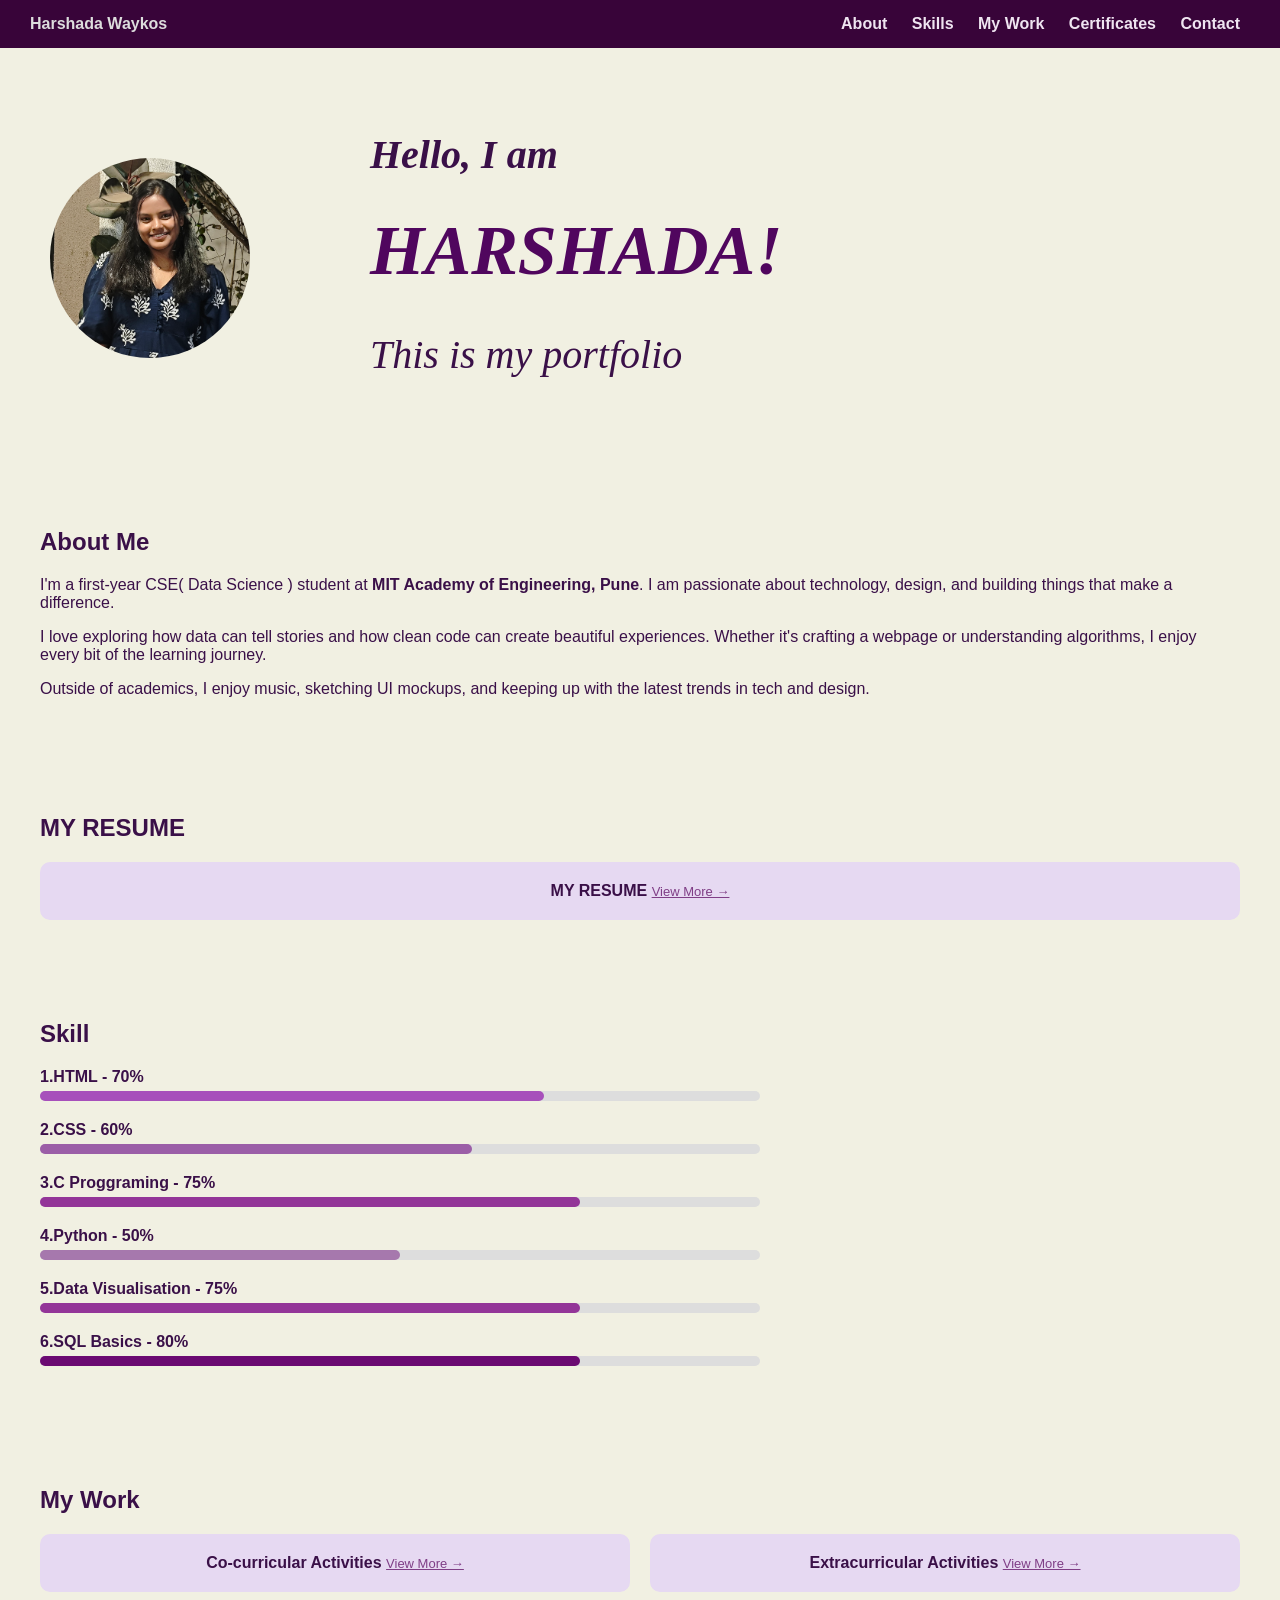
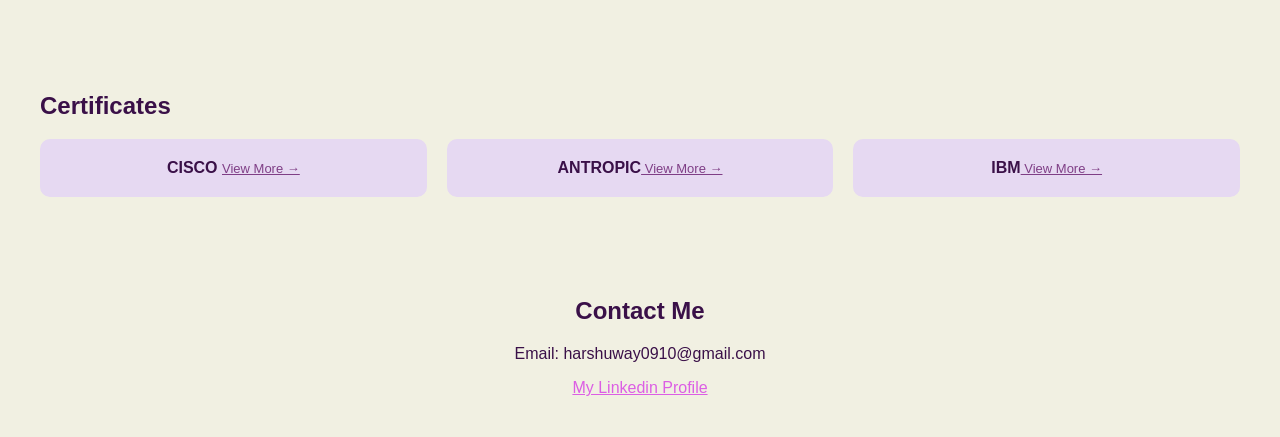
<file: index.html>
<!-- index.html -->
<!DOCTYPE html>
<html lang="en">
<head>
<meta charset="UTF-8">
<meta name="viewport" content="width=device-width, initial-scale=1.0">
<title>Harshada Portfolio</title>
<link rel="stylesheet" href="stylee.css">
</head>
<body>

<nav>
    <div><b>Harshada Waykos</b></div>
    <div>
        <a href="#about">About</a>
        <a href="#skills">Skills</a>
        <a href="#work">My Work</a>
        <a href="#certificates">Certificates</a>
        <a href="#contact">Contact</a>
    </div>
</nav>

<div class="hero">
    <img src="Myphoto.jpg.jpeg" class="profile-pic">
    <div class="hero-text">
        <h2>Hello, I am</h2>
        <h1> Harshada!</h1>
        <p>This is my portfolio</p>
    </div>
</div>

<section id="about">
    <h1>About Me</h1>
    <p> I'm a first-year CSE( Data Science ) student at
            <strong>MIT Academy of Engineering, Pune</strong>. I am passionate
            about technology, design, and building things that make a difference.
          </p>
          <p>
            I love exploring how data can tell stories and how clean code can
            create beautiful experiences. Whether it's crafting a webpage or
            understanding algorithms, I enjoy every bit of the learning journey.
          </p>
          <p>
            Outside of academics, I enjoy music, sketching UI mockups, and
            keeping up with the latest trends in tech and design.
          </p>
</section>
<section id="Resume">
    <h1>MY RESUME</h1>
    <div class="box-container">
        <div class="box" onclick="location.href='co.curr.html'"><strong>MY RESUME</strong> 
            <a href="resume.html" class="view-btn">
                View More →</a>
        </div>        
    </div>
</section>

<section>
    <h1>Skill</h1>
<div class="skill">
    <p>1.HTML - 70%</p>
    <div class="skill-bar">
        <div class="skill-fill html"></div>
    </div>
</div>

<div class="skill">
    <p>2.CSS - 60%</p>
    <div class="skill-bar">
        <div class="skill-fill css"></div>
    </div>
</div>
<div class="skill">
    <p> 3.C Proggraming - 75% </p>
    <div class="skill-bar">
        <div class="skill-fill c"></div>
    </div>
</div>
<div class="skill">
    <p> 4.Python - 50%</p>
    <div class="skill-bar">
        <div class="skill-fill pyth"></div>
    </div>
</div>
<div class="skill">
    <p> 5.Data Visualisation - 75% </p>
    <div class="skill-bar">
        <div class="skill-fill DV"></div>
    </div>
</div>
<div class="skill">
    <p> 6.SQL Basics - 80%</p>
    <div class="skill-bar">
        <div class="skill-fill SQL"></div>
    </div>
</div>
</section>
<section id="work">
    <h1>My Work</h1>
    <div class="box-container">
        <div class="box" onclick="location.href='co.curr.html'"><strong>Co-curricular Activities</strong> 
            <a href="co.curr.html" class="view-btn">
                View More →</a>
        </div>
           <div class="box" onclick="location.href='exe.curr.html'"><strong>Extracurricular Activities</strong>  
        
            <a href="exe.curr.html" class="view-btn">
             View More →</a>
        </div>
    </div>
</section>

<section id="certificates">
    <h1>Certificates</h1>
    <div class="box-container">
        <div class="box" onclick="location.href='cisco.html'"><strong>CISCO</strong>
            <a href="cisco.html" class="view-btn">
              View More →</a>
        </div>
        <div class="box" onclick="location.href='anthropic.html'"><strong>ANTROPIC</strong><a href="antropic.html" class="view-btn">
    View More →</a></div>
        <div class="box" onclick="location.href='ibm.html'"><strong>IBM</strong><a href="ibm.html" class="view-btn">
    View More →</a></div>
    </div>
</section>

<section id="contact" class="contact">
    <h2>Contact Me</h2>
    <p>Email: harshuway0910@gmail.com</p>
     <a href="https://www.linkedin.com/in/harshada-waykos-803439338" target="_blank" class = "linkedin">My Linkedin Profile</a>
</section>

</body>
</html>
</file>
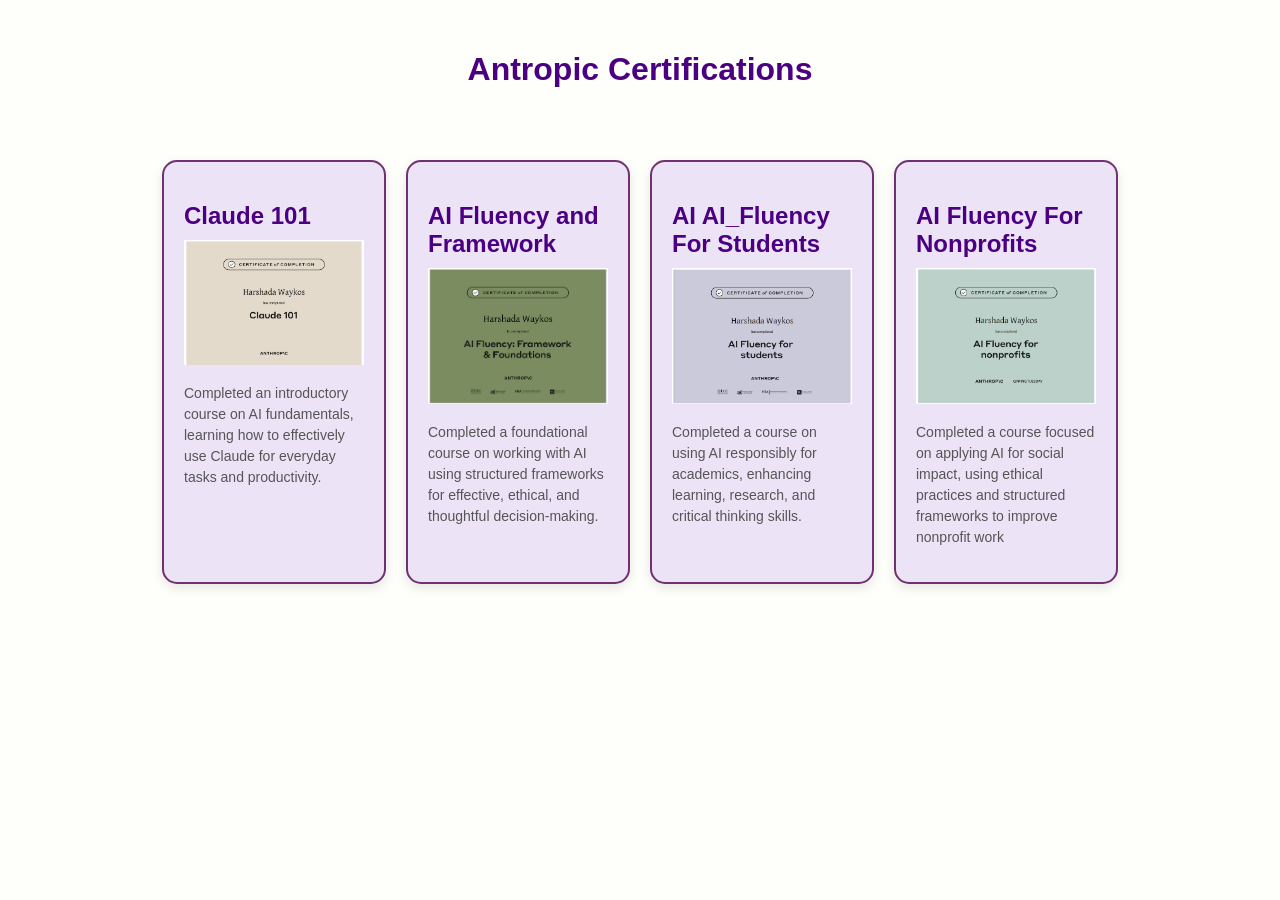
<file: antropic.html>
<!DOCTYPE html>
<html lang="en">
<head>
    <meta charset="UTF-8">
    <meta name="viewport" content="width=device-width, initial-scale=1.0">
    <title>Antropic Cerifications</title>
    <style>
        body {
            margin: 0;
            font-family: 'Poppins', sans-serif;
            background-color: #fefefbf5; /* Lavender */
        }

        .title {
            text-align: center;
            padding: 30px;
            color: #4B0082;
        }

        .container {
            display: flex;
            justify-content: center;
            gap: 20px;
            padding: 20px;
        }

        .card {
            background-color: #ede3f7;
            width: 180px;
            padding: 20px;
            border-radius: 15px;
            border: 2px solid #6f316f;
            box-shadow: 0 4px 12px rgba(0,0,0,0.1);
            transition: 0.3s;
        }

        .card:hover {
            transform: translateY(-5px);
        }

        .card h2 {
            color: #4B0082;
            margin-bottom: 10px;
        }

        .card p {
            color: #555;
            font-size: 14px;
            line-height: 1.5;
        }
    </style>

</head>
<body>
    <h1 class="title">Antropic Certifications</h1>
    <div class="container">

        <div class="card">
          <h2>Claude 101</h2>
          <img src="Claude101.png" width="180" alt="certificate1">
          <p>Completed an introductory course on AI fundamentals, learning how to effectively use Claude for everyday tasks and productivity.</p>
        </div>
        <div class ="card">
        <h2>AI Fluency and Framework</h2>
        <img src="AI_Fluencyand_framework.png"width= "180" alt="certificate2">
        <p>Completed a foundational course on working with AI using structured frameworks for effective, ethical, and thoughtful decision-making.</p>
        </div>
        <div class="card">
          <h2>AI AI_Fluency For Students</h2>
          <img src="AI_fluency_for_students.png" width="180" alt="certificate1">
         <p>Completed a course on using AI responsibly for academics, enhancing learning, research, and critical thinking skills.</p>
        </div>
        <div class="card">
          <h2>AI Fluency For Nonprofits</h2>
          <img src="AI_Fluency_for_nonprofits.png" width="180" alt="certificate1">
          <p>Completed a course focused on applying AI for social impact, using ethical practices and structured frameworks to improve nonprofit work</p>
        </div>
    </div>
</body>
</html>
</file>
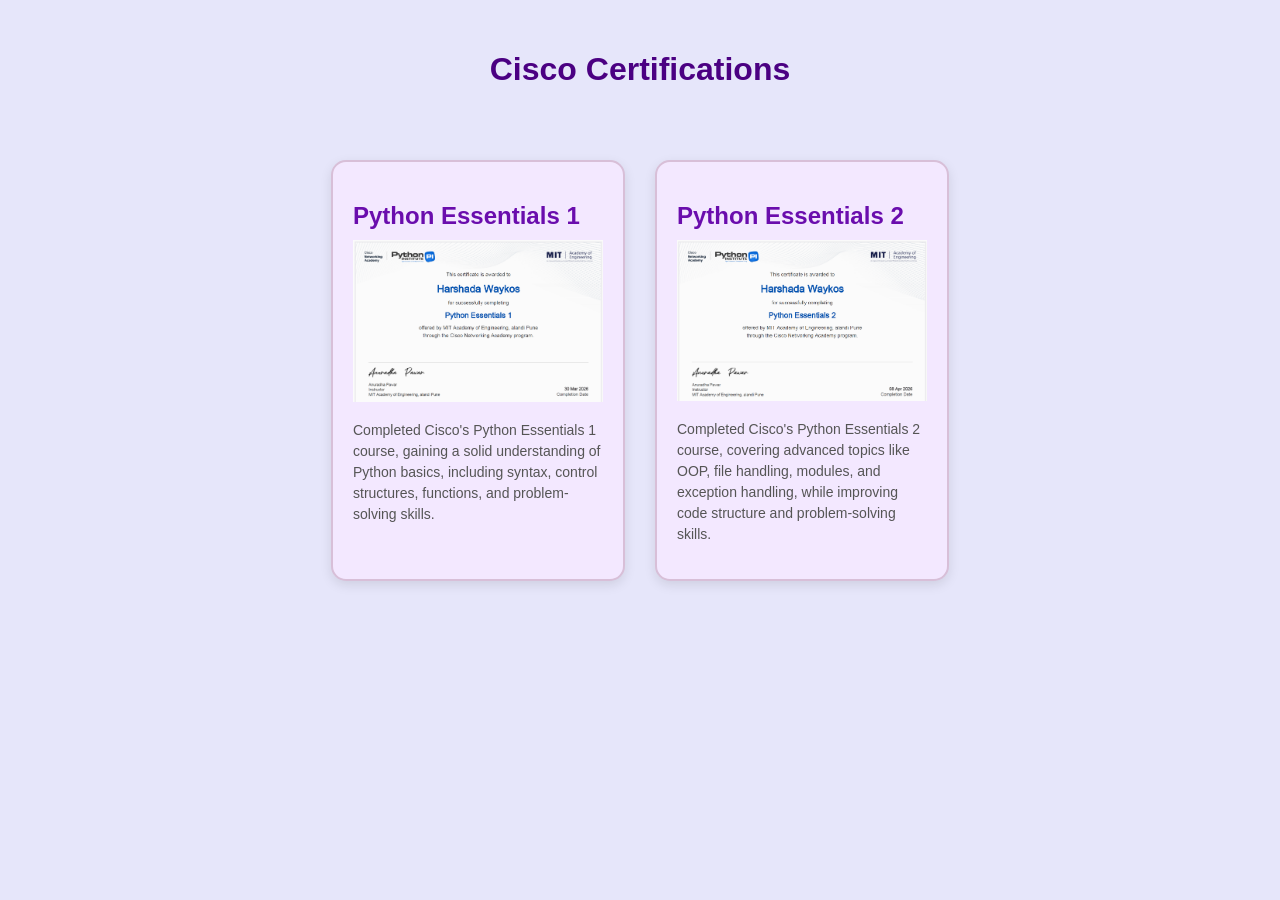
<file: cisco.html>
<!DOCTYPE html>
<html lang="en">
<head>
    <meta charset="UTF-8">
    <meta name="viewport" content="width=device-width, initial-scale=1.0">
    <title>Cisco Cerifications</title>
    <style>
        body {
            margin: 0;
            font-family: 'Poppins', sans-serif;
            background-color: #E6E6FA; /* Lavender */
        }

        .title {
            text-align: center;
            padding: 30px;
            color: #4B0082;
        }

        .container {
            display: flex;
            justify-content: center;
            gap: 30px;
            padding: 20px;
        }

        .card {
            background-color: #F3E8FF;
            width: 250px;
            padding: 20px;
            border-radius: 15px;
            border: 2px solid #D8BFD8;
            box-shadow: 0 4px 12px rgba(0,0,0,0.1);
            transition: 0.3s;
        }

        .card:hover {
            transform: translateY(-5px);
        }

        .card h2 {
            color: #6A0DAD;
            margin-bottom: 10px;
        }

        .card p {
            color: #555;
            font-size: 14px;
            line-height: 1.5;
        }
    </style>

</head>
<body>
    <h1 class="title">Cisco Certifications</h1>
    <div class="container">

        <div class="card">
          <h2>Python Essentials 1</h2>
          <img src="python_1.png" width="250" alt="certificate1">
          <p>Completed Cisco's Python Essentials 1 course, gaining a solid understanding of Python basics, including syntax, control structures, functions, and problem-solving skills.
          </p>
        </div>
        <div class ="card">
        <h2>Python Essentials 2</h2>
        <img src="python_2.png"width= "250" alt="certificate2">
        <p>Completed Cisco's Python Essentials 2 course, covering advanced topics like OOP, file handling, modules, and exception handling, while improving code structure and problem-solving skills.
        </p>
        </div>
    </div>
</body>
</html>
</file>
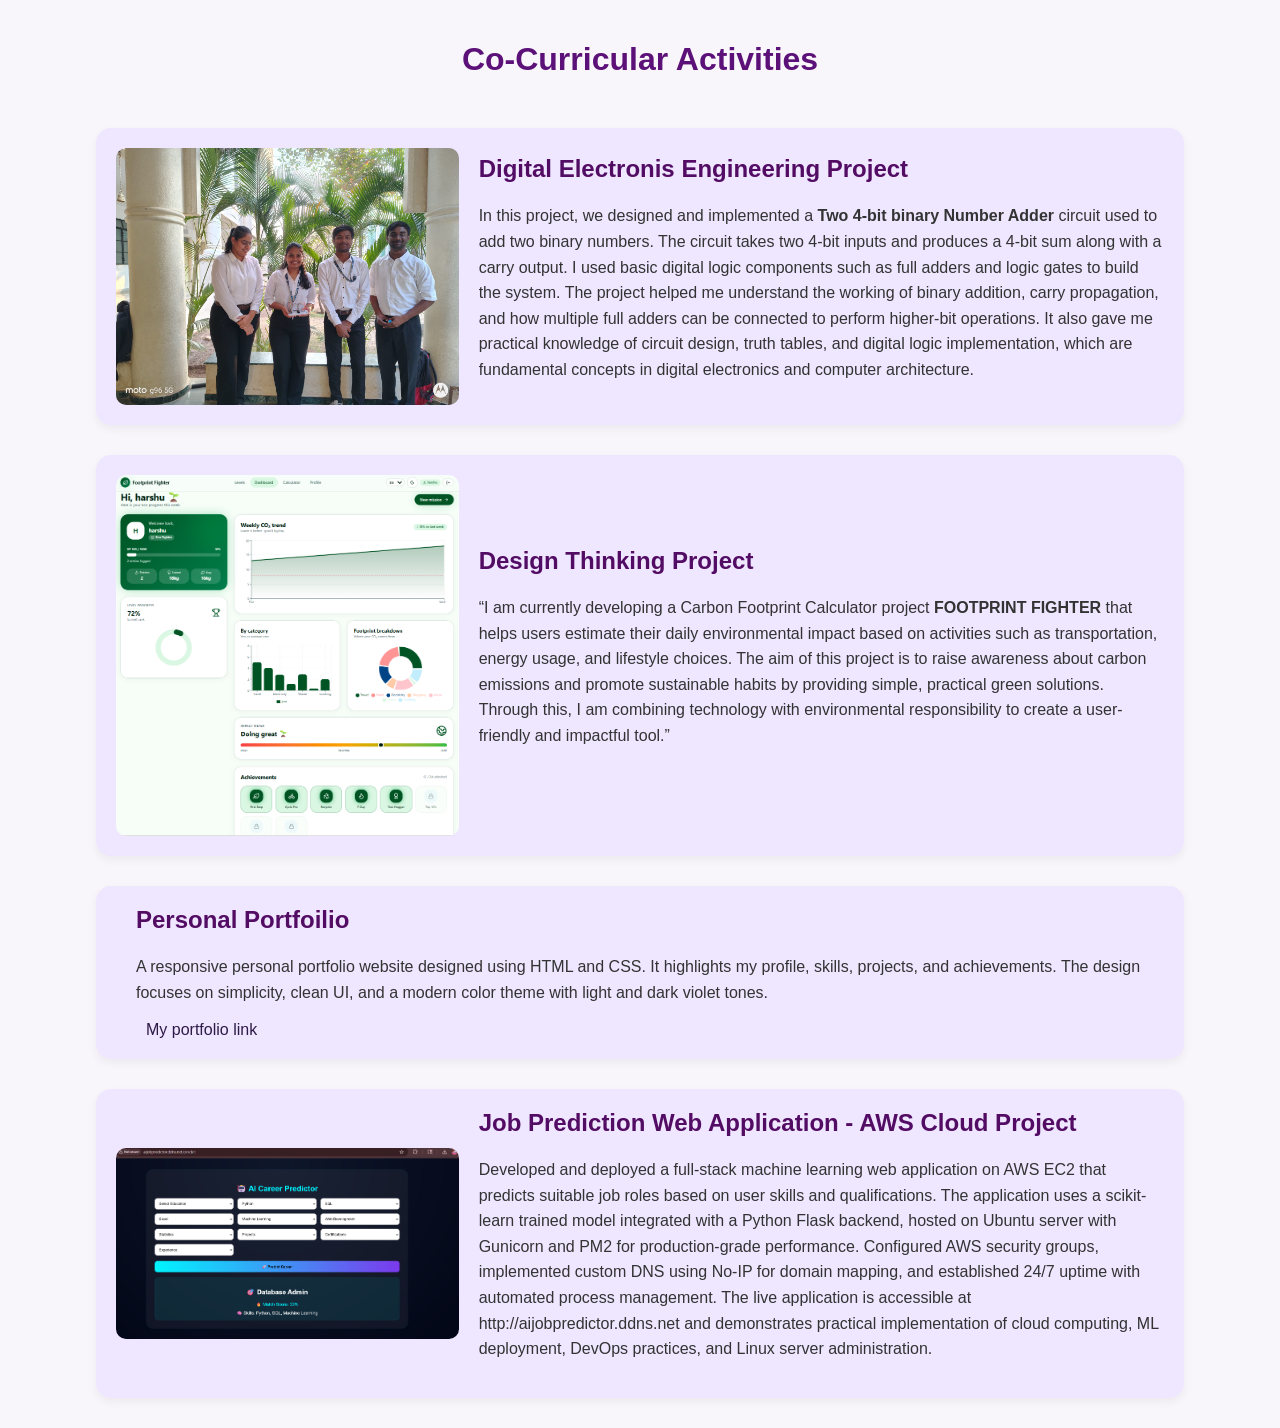
<file: co.curr.html>
<!DOCTYPE html>
<html lang="en">
<head>
    <meta charset="UTF-8">
    <title>Co-Curricular Activities</title>

    <style>
        body {
            margin: 0;
            font-family: Arial, sans-serif;
            background-color: #f9f6fb;
        }

        h1 {
            text-align: center;
            padding: 20px;
            color: #5c1179;
        }

        .container {
            width: 85%;
            margin: auto;
        }

        .activity {
            display: flex;
            align-items: center;
            background-color: #efe6ff;
            margin: 30px 0;
            padding: 20px;
            border-radius: 15px;
            box-shadow: 0 4px 10px rgba(0,0,0,0.05);
        }

        .images {
            flex: 1;
            display: flex;
            gap: 10px;
        }

        .images img {
            width: 100%;
            max-width: 400px;
            object-fit: cover;
            border-radius: 10px;
        }

        .content {
            flex: 2;
            padding-left: 20px;
        }

        .content h2 {
            margin-top: 0;
            color: #530c64;
        }

        .content p {
            color: #333;
            line-height: 1.6;
        }

        /* Responsive for mobile */
        @media (max-width: 768px) {
            .activity {
                flex-direction: column;
            }

            .content {
                padding-left: 0;
                margin-top: 15px;
            }

            .images {
                justify-content: left;
            }
        }
        a {
          color: #2e1a47;
         text-decoration: none;
          padding: 5px 10px;
        }

        a:hover {
           background-color: #d6c4ff; /* light violet highlight */
           border-radius: 5px;
        }
    </style>

</head>
<body>

    <h1>Co-Curricular Activities</h1>

    <div class="container">

        <!-- Activity 1 -->
        <div class="activity">
            <div class="images">
                <img src="DEE_photo.jpeg" width="500" alt="Activity 1">
                
            </div>

            <div class="content">
                <h2>Digital Electronis Engineering Project</h2>
                <p>
                    In this project, we designed and implemented a <strong>Two 4-bit binary Number Adder</strong> circuit used to add two binary numbers. The circuit takes two 4-bit inputs and produces a 4-bit sum along with a carry output. I used basic digital logic components such as full adders and logic gates to build the system.

                    The project helped me understand the working of binary addition, carry propagation, and how multiple full adders can be connected to perform higher-bit operations. It also gave me practical knowledge of circuit design, truth tables, and digital logic implementation, which are fundamental concepts in digital electronics and computer architecture. 
                </p>
            </div>
        </div>

        <!-- Activity 2 -->
        <div class="activity">
            <div class="images">
                <img src="fp2.png" width="500" alt="Activity 2">
                
            </div>

            <div class="content">
                <h2>Design Thinking Project</h2>
                <p>
                  “I am currently developing a Carbon Footprint Calculator project <strong>FOOTPRINT FIGHTER</strong> that helps users estimate their daily environmental impact based on activities such as transportation, energy usage, and lifestyle choices. The aim of this project is to raise awareness about carbon emissions and promote sustainable habits by providing simple, practical green solutions. Through this, I am combining technology with environmental responsibility to create a user-friendly and impactful tool.”
                </p>
            </div>
        </div>
         <div class="activity">

            <div class="content">
                <h2>Personal Portfoilio</h2>
                <p>
                 A responsive personal portfolio website designed using HTML and CSS. 
                 It highlights my profile, skills, projects, and achievements. 
                 The design focuses on simplicity, clean UI, and a modern color theme 
                 with light and dark violet tones.
                </p>
                <a href="https://harshuway0910.github.io/ " class="portlink" target="_blank"> My portfolio link </a>
            </div>
        </div>  
            <div class="activity">
            <div class="images">
                <img src="CTproject.png" width="500" alt="Activity 4">
                
            </div>

            <div class="content">
                <h2>Job Prediction Web Application - AWS Cloud Project</h2>
                <p>Developed and deployed a full-stack machine learning web application on AWS EC2 that predicts suitable job roles based on user skills and qualifications. The application uses a scikit-learn trained model integrated with a Python Flask backend, hosted on Ubuntu server with Gunicorn and PM2 for production-grade performance. Configured AWS security groups, implemented custom DNS using No-IP for domain mapping, and established 24/7 uptime with automated process management. The live application is accessible at http://aijobpredictor.ddns.net and demonstrates practical implementation of cloud computing, ML deployment, DevOps practices, and Linux server administration.
                  
            </div>
       


        </div>

</body>
</html>
</file>
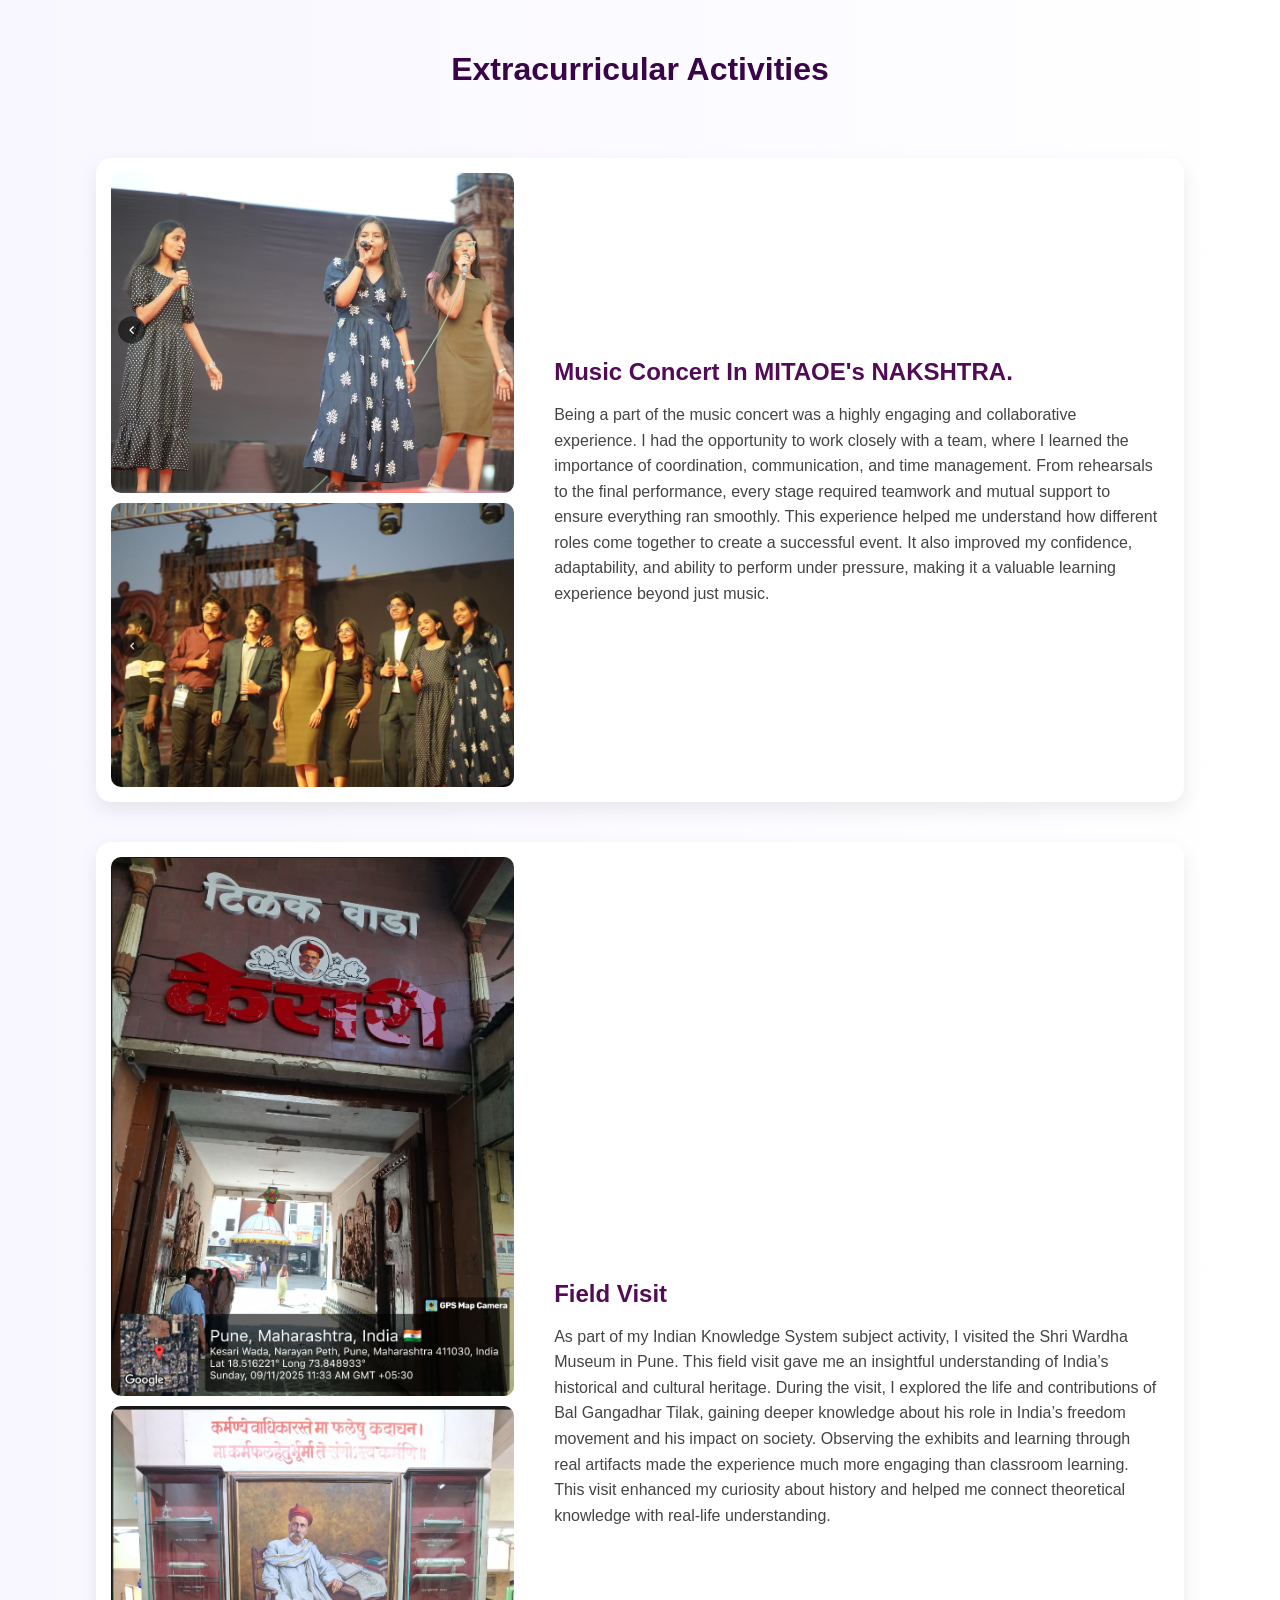
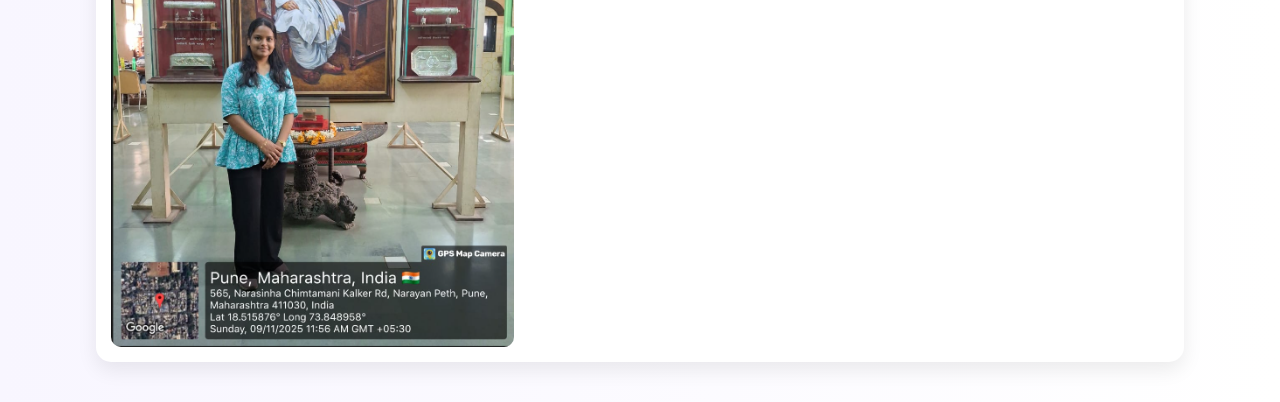
<file: exe.curr.html>
<!DOCTYPE html>
<html lang="en">
<head>
  <meta charset="UTF-8">
  <meta name="viewport" content="width=device-width, initial-scale=1.0">
  <title>Extracurricular Activities</title>
  <style>
    body {
      font-family: 'Segoe UI', Tahoma, Geneva, Verdana, sans-serif;
      background: linear-gradient(to right, #f8f6ff, #ffffff);
      margin: 0;
      padding: 0;
    }

    h1 {
      text-align: center;
      padding: 30px;
      color: #390548;
    }

    .container {
      width: 85%;
      margin: auto;
    }

    .activity {
      display: flex;
      align-items: center;
      margin: 40px 0;
      background: #ffffff;
      border-radius: 15px;
      box-shadow: 0 8px 20px rgba(0,0,0,0.08);
      overflow: hidden;
      transition: transform 0.3s ease;
    }

    .activity:hover {
      transform: translateY(-5px);
    }

    .images {
      width: 40%;
      display: flex;
      flex-direction: column;
      gap: 10px;
      padding: 15px;
    }

    .images img {
      width: 100%;
      border-radius: 10px;
      object-fit: cover;
    }

    .content {
      width: 60%;
      padding: 25px;
    }

    .content h2 {
      color: #520c56;
      margin-bottom: 10px;
    }

    .content p {
      color: #444;
      line-height: 1.6;
    }

    /* Responsive */
    @media(max-width: 768px) {
      .activity {
        flex-direction: column;
      }

      .images, .content {
        width: 100%;
      }
    }
  </style>
</head>
<body>

  <h1>Extracurricular Activities</h1>

  <div class="container">

    <!-- Activity 1 -->
    <div class="activity">
      <div class="images">
        <img src="concert1.png" alt="Activity 1 Image">
        <img src="concert2.png" alt="Activity 1 Image">
      </div>
      <div class="content">
        <h2>Music Concert In MITAOE's NAKSHTRA.  </h2>
        <p>Being a part of the music concert was a highly engaging and collaborative experience. I had the opportunity to work closely with a team, where I learned the importance of coordination, communication, and time management. From rehearsals to the final performance, every stage required teamwork and mutual support to ensure everything ran smoothly. This experience helped me understand how different roles come together to create a successful event. It also improved my confidence, adaptability, and ability to perform under pressure, making it a valuable learning experience beyond just music.</p>
      </div>
    </div>

    <!-- Activity 2 -->
    <div class="activity">
      <div class="images">
        <img src="kesariwada.png" alt="Activity 2 Image">
        <img src="museum.png" alt="Activity 2 Image">
        
      </div>
      <div class="content">
        <h2>Field Visit</h2>
        <p>As part of my Indian Knowledge System subject activity, I visited the Shri Wardha Museum in Pune. This field visit gave me an insightful understanding of India’s historical and cultural heritage. During the visit, I explored the life and contributions of Bal Gangadhar Tilak, gaining deeper knowledge about his role in India’s freedom movement and his impact on society. Observing the exhibits and learning through real artifacts made the experience much more engaging than classroom learning. This visit enhanced my curiosity about history and helped me connect theoretical knowledge with real-life understanding.</p>
      </div>
    </div>

  </div>

</body>
</html>
</file>
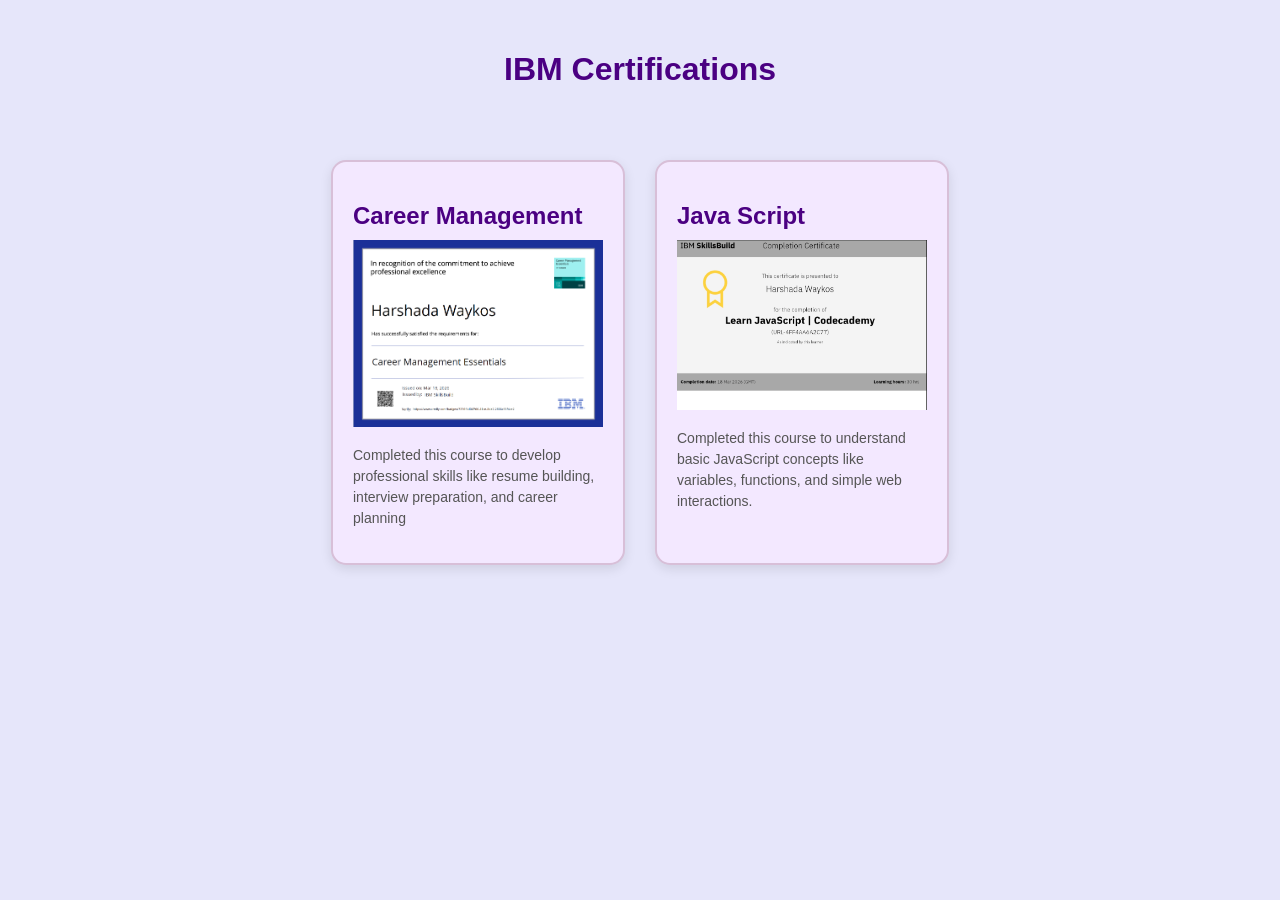
<file: ibm.html>
<!DOCTYPE html>
<html lang="en">
<head>
    <meta charset="UTF-8">
    <meta name="viewport" content="width=device-width, initial-scale=1.0">
    <title>IBM Cerifications</title>
    <style>
        body {
            margin: 0;
            font-family: 'Poppins', sans-serif;
            background-color: #E6E6FA; /* Lavender */
        }

        .title {
            text-align: center;
            padding: 30px;
            color: #4B0082;
        }

        .container {
            display: flex;
            justify-content: center;
            gap: 30px;
            padding: 20px;
        }

        .card {
            background-color: #F3E8FF;
            width: 250px;
            padding: 20px;
            border-radius: 15px;
            border: 2px solid #D8BFD8;
            box-shadow: 0 4px 12px rgba(0,0,0,0.1);
            transition: 0.3s;
        }

        .card:hover {
            transform: translateY(-5px);
        }

        .card h2 {
            color: #4B0082;
            margin-bottom: 10px;
        }

        .card p {
            color: #555;
            font-size: 14px;
            line-height: 1.5;
        }
    </style>

</head>
<body>
    <h1 class="title">IBM Certifications</h1>
    <div class="container">

        <div class="card">
          <h2>Career Management</h2>
          <img src="IBM_1.png" width="250" alt="certificate1">
         <p>Completed this course to develop professional skills like resume building, interview preparation, and career planning</p>
        </div>
        <div class ="card">
        <h2>Java Script</h2>
        <img src="IBM_java.png"width= "250" alt="certificate2">
        <p>Completed this course to understand basic JavaScript concepts like variables, functions, and simple web interactions.</p>
        </div>
    </div>
</body>
</html>
</file>
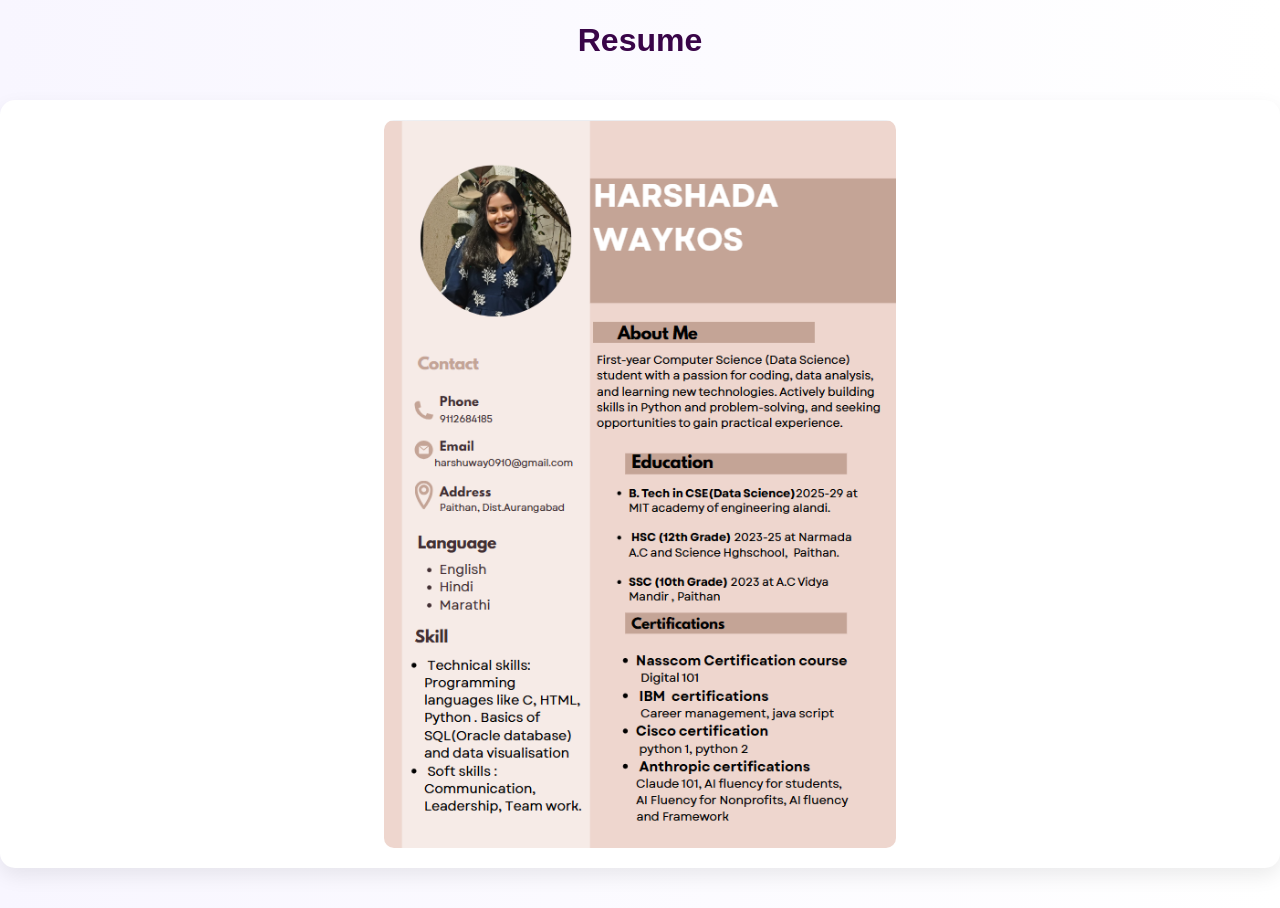
<file: resume.html>
<!DOCTYPE html>
<html lang="en">
<head>
  <meta charset="UTF-8">
  <meta name="viewport" content="width=device-width, initial-scale=1.0">
  <title>RESUME</title>
  <style>
    body {
      font-family: 'Segoe UI', Tahoma, Geneva, Verdana, sans-serif;
      background: linear-gradient(to right, #f8f6ff, #ffffff);
      margin: 0;
      padding: 0;
    }

    h1 {
      text-align: center;
      padding: 1px;
      color: #390548;
    }

    .container {
      width: 100%;
      margin: auto;
    }

    .activity {
      display: flex;
      justify-content: center;
      align-items: center;
      margin: 40px 0;
      background: #ffffff;
      border-radius: 15px;
      box-shadow: 0 8px 20px rgba(0,0,0,0.08);
      overflow: hidden;
      transition: transform 1s ease;
    }

    .activity:hover {
      transform: translateY(-10px);
    }

    .images {
      width: 40%;
      display: flex;
      flex-direction: column;
      gap: 20px;
      padding: 20px;
    }

    .images img {
      width: 100%;
      border-radius: 10px;
      object-fit: cover;
    }

    .content {
      width: 60%;
      padding: 25px;
    }

    .content h2 {
      color: #520c56;
      margin-bottom: 10px;
    }

    .content p {
      color: #444;
      line-height: 1.6;
    }

    /* Responsive */
    @media(max-width: 768px) {
      .activity {
        flex-direction: column;
      }

      .images, .content {
        width: 100%;
      }
    }
  </style>
</head>
<body>

        <h1>Resume</h1>

  <div class="container">

    <!-- Activity 1 -->
    <div class="activity">
      <div class="images">
        <img src="Resume.png" alt="Activity 1 Image">
      </div>
    </div>
    </body>
</html>
</file>
<file: stylee.css>
body {
    margin: 0;
    font-family: Arial, sans-serif;
    background: #f1f0e2;
    color: #3a1048;
}

nav {
    display: flex;
    justify-content: space-between;
    padding: 15px 30px;
    background: #380439;
}

nav a {
    text-decoration: none;
    margin: 0 10px;
    color: #efe5f1;
    font-weight: bold;
}
nav b {
    color: #ddd;
}

.hero {
    display: flex;
    align-items: center;
    padding: 50px;
    gap: 100px;
}
.profile-pic {
    width: 200px;
    height: 200px;
    border-radius: 90%;
    object-fit: cover;
    margin-right: 20px;
    border:3px  #26022d;
}

.hero-text h1 {
    margin: 0;
    font-family: 'Cinzel', serif;
    font-size: 70px;
    font-weight: 700;
    font-display: block;
    font-style: italic;
    text-transform: uppercase;
    color: #50065e;
}
.hero-text h2 {
    font-style: italic;
    font-family: 'Cinzel', serif;
    font-size: 40px;

}
.hero-text p {
    font-style: italic;
    font-family: 'Cinzel', serif;
    font-size: 40px;
}
section {
    padding: 40px;
}

.box-container {
    display: flex;
    gap: 20px;
    flex-wrap: wrap;
}
.box {
    background: #e6d9f2;
    padding: 20px;
    border-radius: 10px;
    text-align: center;
    flex: 1;
    min-width: 150px;
    cursor: pointer;
}


.skill {
    margin-bottom: 20px;
}

.skill p {
    display: flex;
    justify-content: space-between;
    font-weight: bold;
    margin-bottom: 5px;
}

/* Background bar */
.skill-bar {
    width: 60%;
    height: 10px;
    background: #ddd;
    border-radius: 10px;
}

/* Filled part */
.skill-fill {
    height: 100%;
    border-radius: 10px;
}

/* Individual skills */
.skill-fill.html {
    width: 70%;
    background: #a750bb;
}

.skill-fill.css {
    width: 60%;
    background: #9b5ea7;
}
.skill-fill.c {
    width: 75%;
    background: #933598;
}
.skill-fill.pyth {
    width: 50%;
    background: #a678ad;
}
.skill-fill.DV {
    width: 75%;
    background: #933598;
}
.skill-fill.SQL {
    width: 75%;
    background: #6b0a72;
}

.contact {
    text-align: center;
}
.view-btn {
    color: #7f3e86;
    font-size: small;
}
.linkedin{
    color: #dc5ee4;
}
</file>
